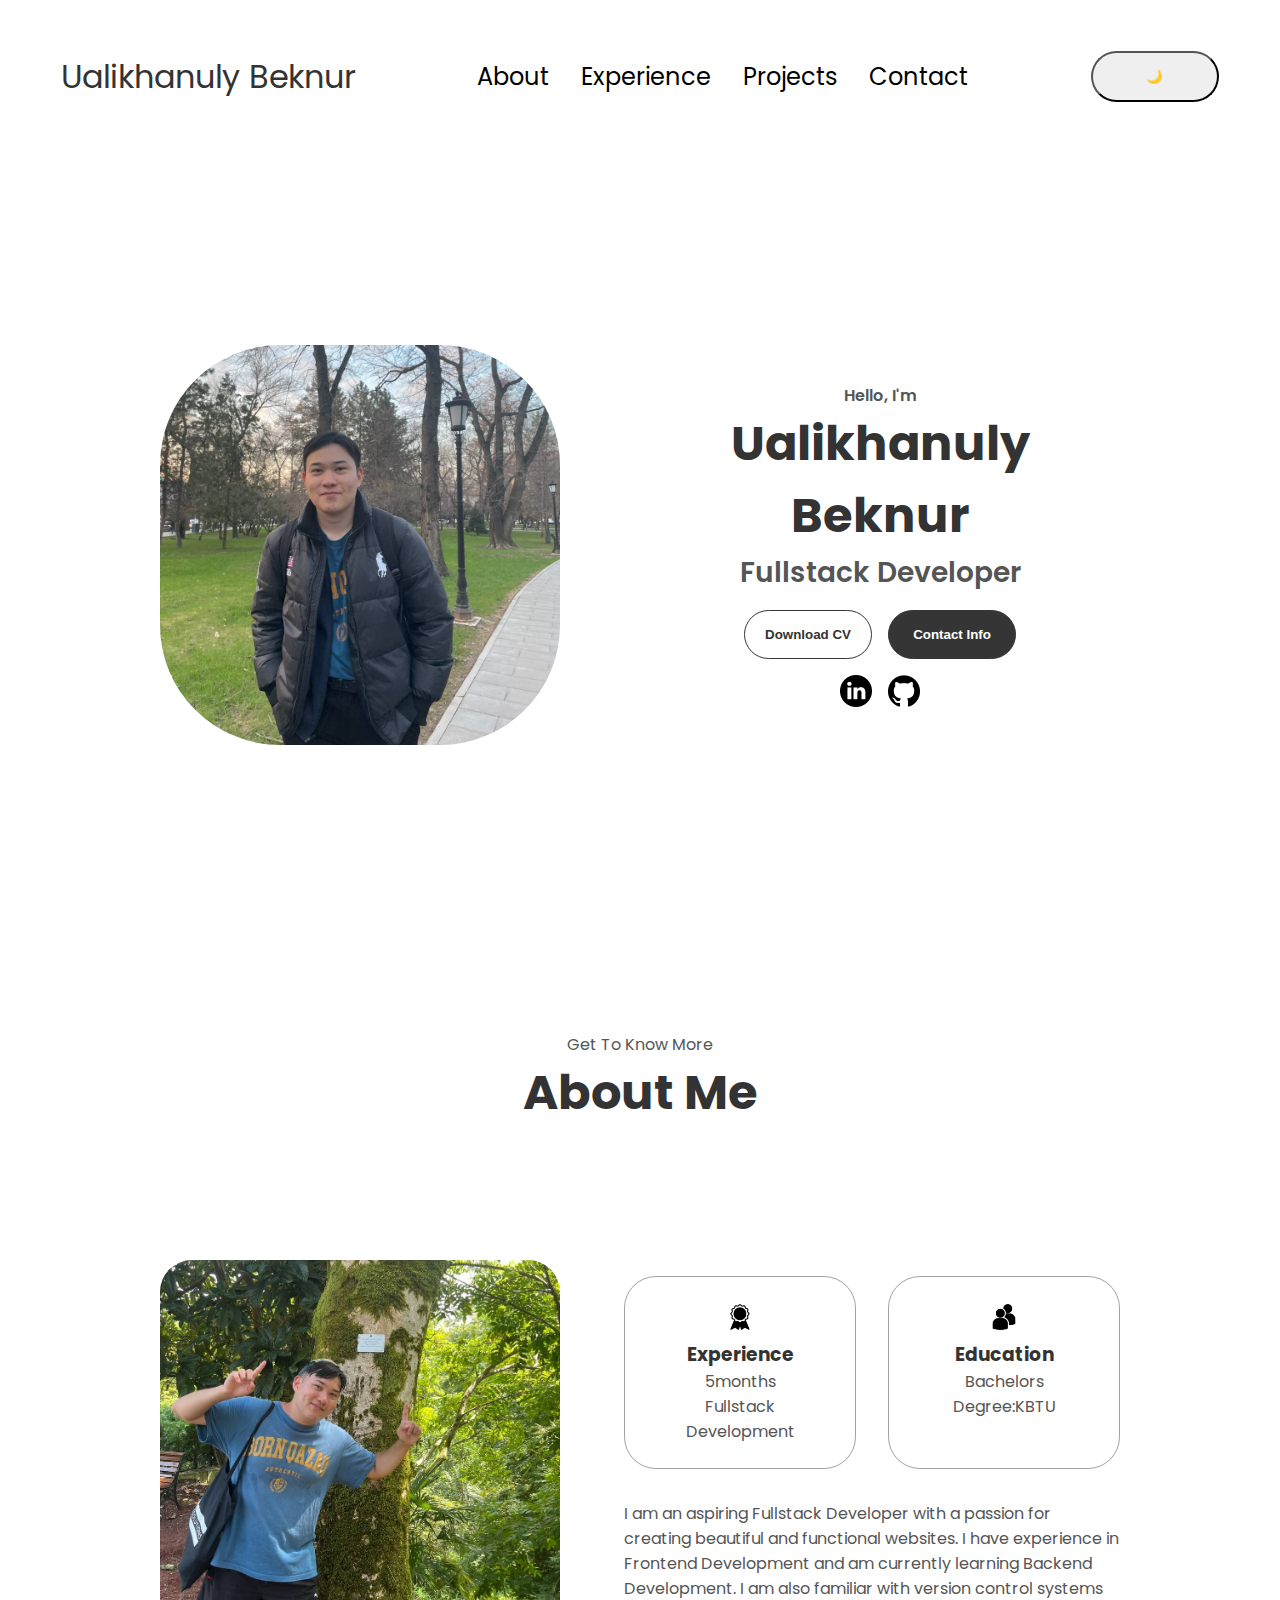
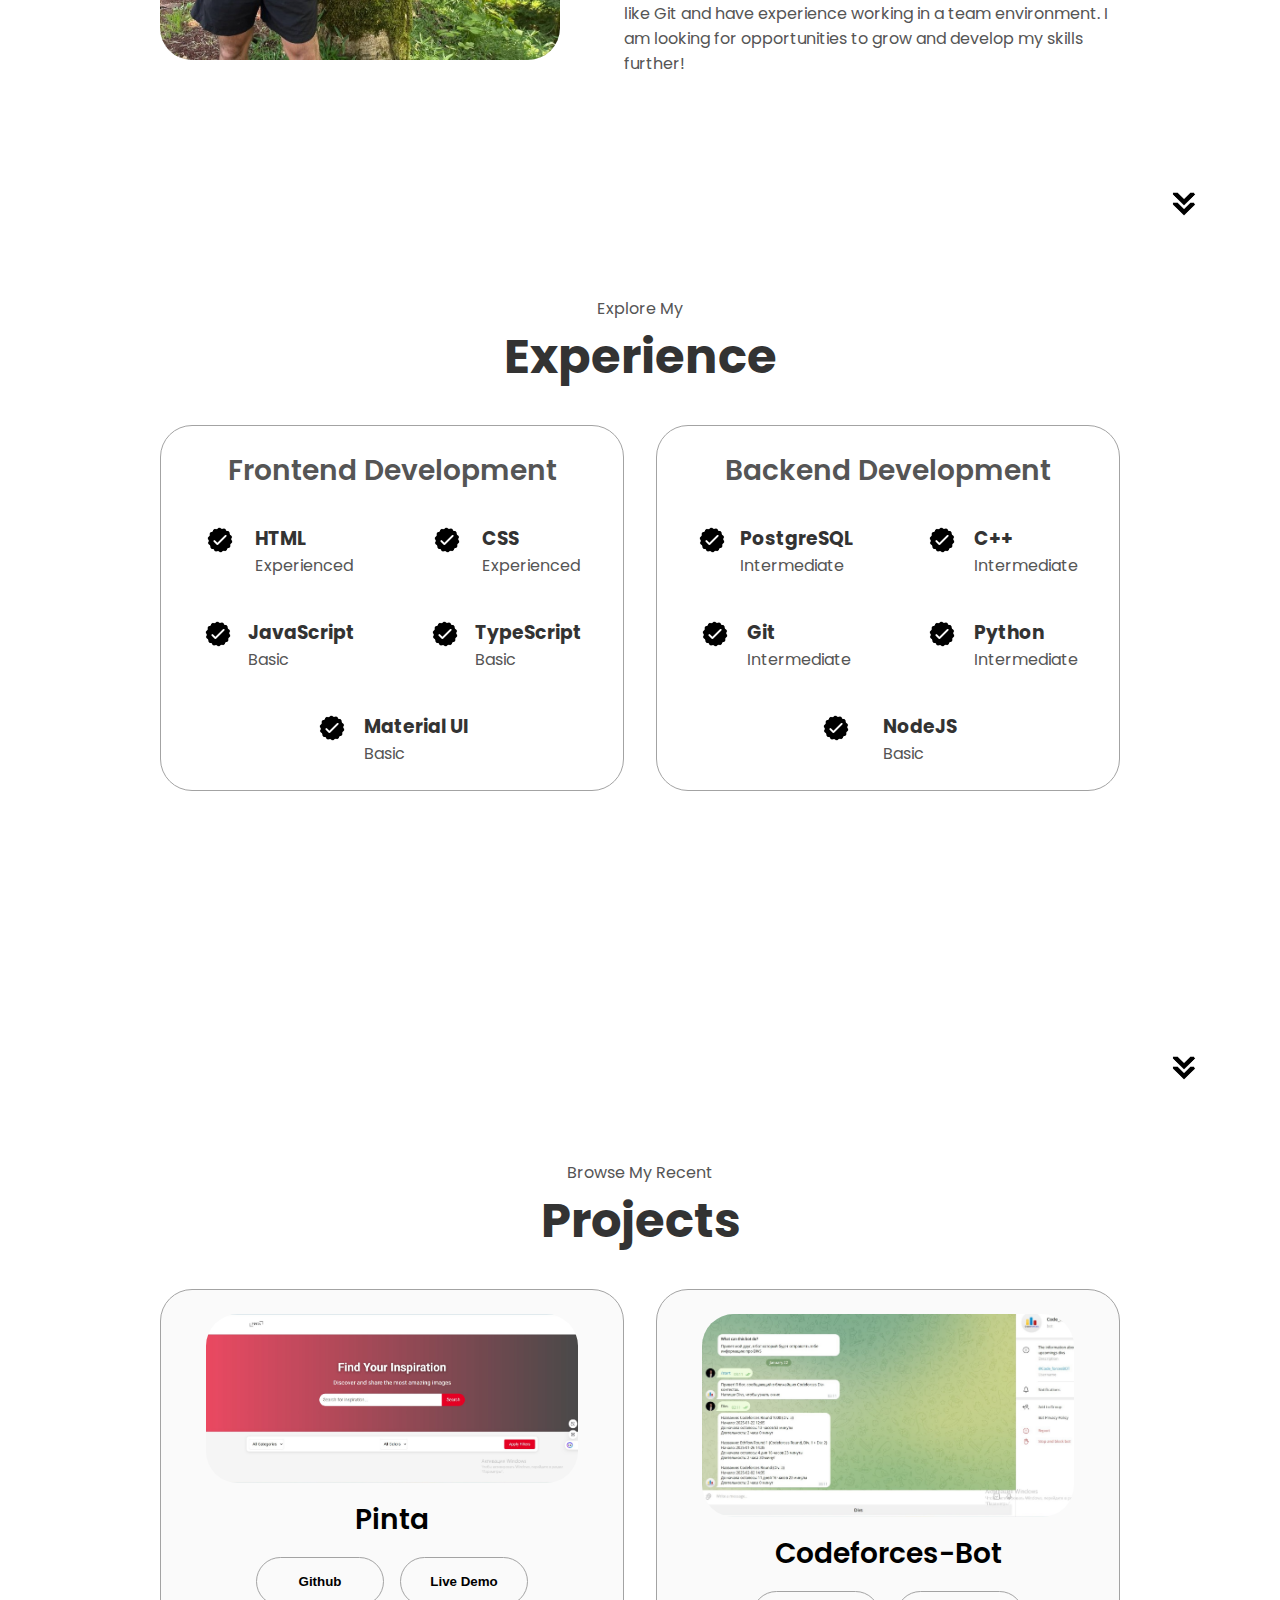
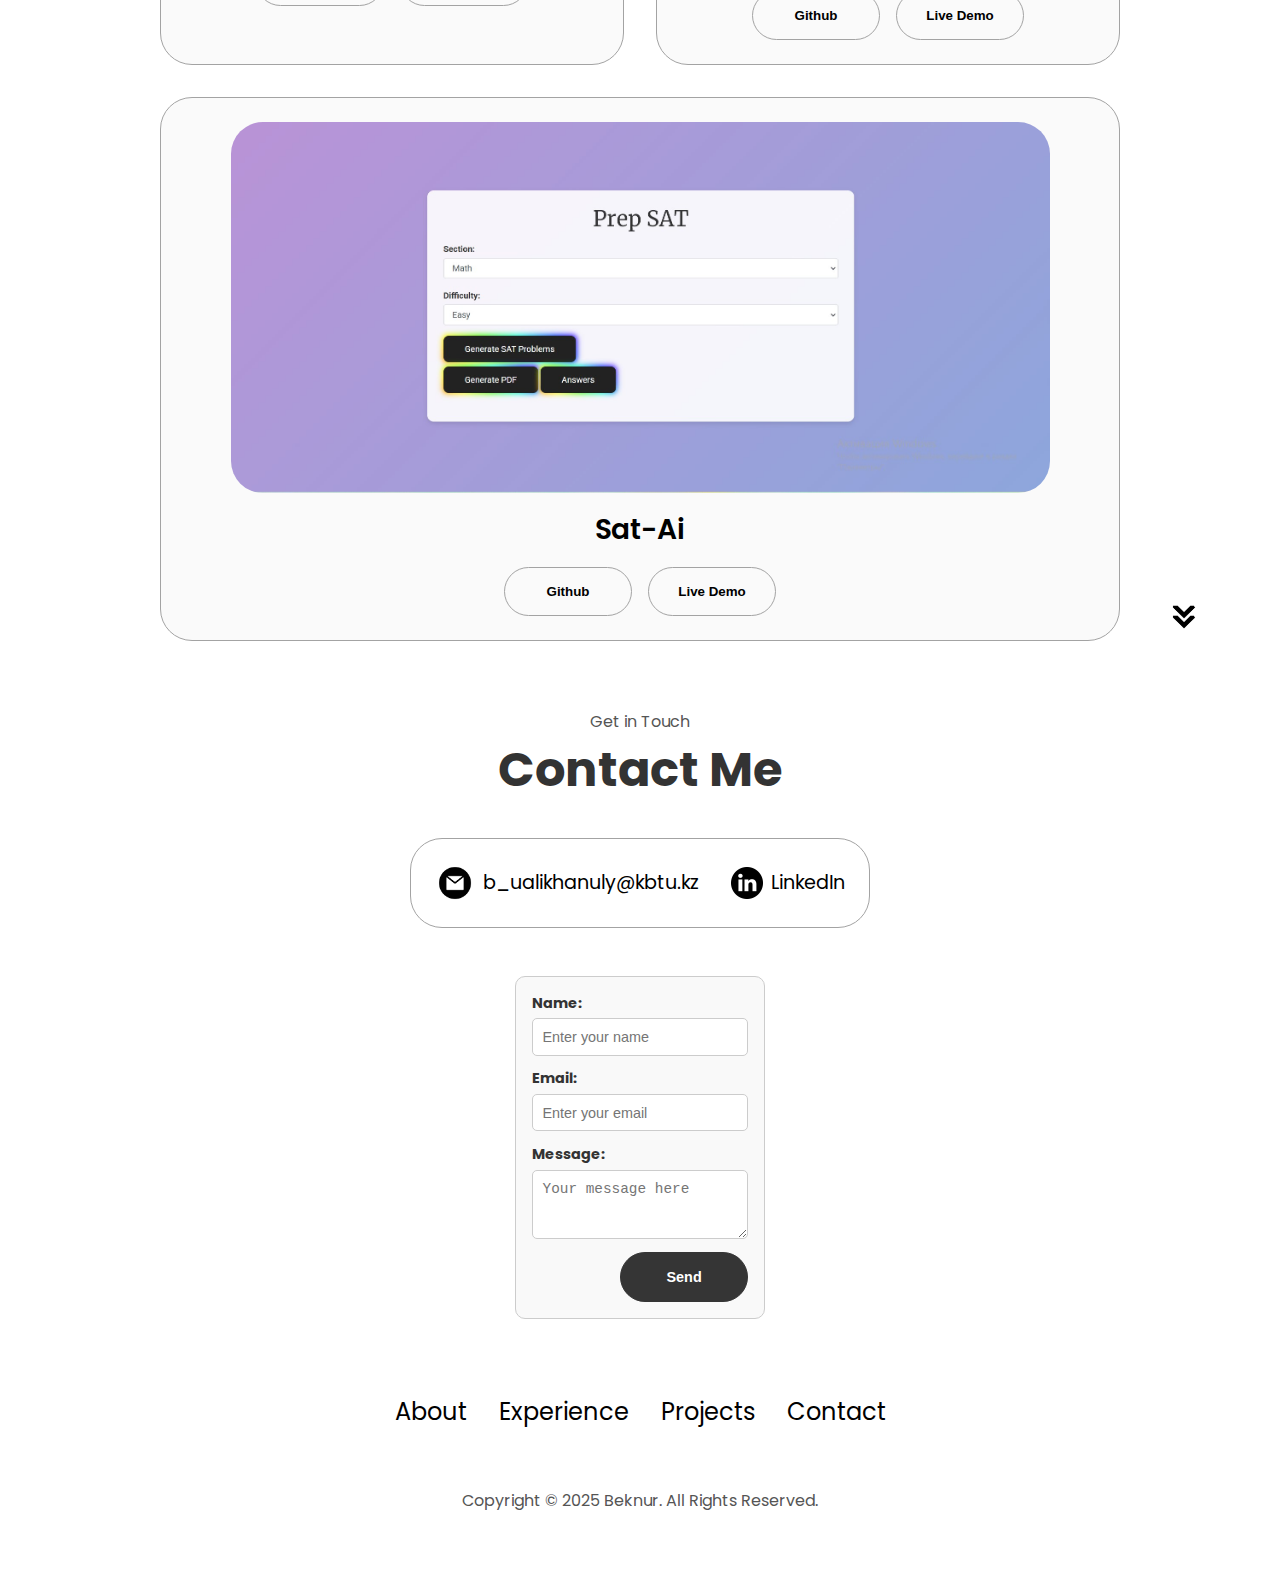
<file: index.html>
<!DOCTYPE html>
<html lang="en">
  <head>
    <meta charset="UTF-8" />
    <meta http-equiv="X-UA-Compatible" content="IE=edge" />
    <meta name="viewport" content="width=device-width, initial-scale=1.0" />
    <title>Ualikhanuly Beknur</title>
    <link rel="stylesheet" href="style.css" />
    <link rel="stylesheet" href="mediaqueries.css" />
  </head>
  <body>
    <nav id="desktop-nav">
      <div class="logo">Ualikhanuly Beknur</div>
      <div>
        <ul class="nav-links">
          <li><a href="#about">About</a></li>
          <li><a href="#experience">Experience</a></li>
          <li><a href="#projects">Projects</a></li>
          <li><a href="#contact">Contact</a></li>
        </ul>
      </div>
      <button id="dark-mode-toggle" class="btn">  🌙</button>

    </nav>
    <nav id="hamburger-nav">
      <div class="logo">Ualikhanuly Beknur</div>
      <div class="hamburger-menu">
        <div class="hamburger-icon" onclick="toggleMenu()">
          <span></span>
          <span></span>
          <span></span>
        </div>

        <div class="menu-overlay" onclick="toggleMenu()"></div>


        <div class="menu-links">
          <li><a href="#about" onclick="toggleMenu()">About</a></li>
          <li><a href="#experience" onclick="toggleMenu()">Experience</a></li>
          <li><a href="#projects" onclick="toggleMenu()">Projects</a></li>
          <li><a href="#contact" onclick="toggleMenu()">Contact</a></li>
          <button id="dark-mode-toggle-mobile" class="btn" style="margin-top: 1rem;">
            🌙
          </button>
        </div>
      </div>
    </nav>
    <section id="profile">
      <div class="section__pic-container">
        <img src="./assets/profile-pic.jpg" alt="King" style="border-radius: 30%; " />
      </div>
      <div class="section__text">
        <p class="section__text__p1">Hello, I'm</p>
        <h1 class="title">Ualikhanuly Beknur</h1>
        <p class="section__text__p2">Fullstack Developer</p>
        <div class="btn-container">
          <button
            class="btn btn-color-2"
            onclick="window.open('./assets/resume-example.pdf')"
          >
            Download CV
          </button>
          <button class="btn btn-color-1" onclick="location.href='./#contact'">
            Contact Info
          </button>
        </div>
        <div id="socials-container">
          <img
            src="./assets/linkedin.png"
            alt="My LinkedIn profile"
            class="icon"
            onclick="location.href='https://www.linkedin.com/in/beknur-ualikhanuly-039704245/'"
          />
          <img
            src="./assets/github.png"
            alt="My Github profile"
            class="icon"
            onclick="location.href='https://github.com/BEknUur'"
          />
        </div>
      </div>
    </section>
    <section id="about">
      <p class="section__text__p1">Get To Know More</p>
      <h1 class="title">About Me</h1>
      <div class="section-container">
        <div class="section__pic-container">
          <img
            src="./assets/about-pic.jpg"
            alt="Profile picture"
            class="about-pic"
          />
        </div>
        <div class="about-details-container">
          <div class="about-containers">
            <div class="details-container">
              <img
                src="./assets/experience.png"
                alt="Experience icon"
                class="icon"
              />
              <h3>Experience</h3>
              <p>5months <br />Fullstack Development</p>
            </div>
            <div class="details-container">
              <img
                src="./assets/education.png"
                alt="Education icon"
                class="icon"
              />
              <h3>Education</h3>
              <p>Bachelors Degree:KBTU</p>
            </div>
          </div>
          <div class="text-container">
            <p>
              I am an aspiring Fullstack Developer with a passion for creating
              beautiful and functional websites. I have experience in
              Frontend Development and am currently learning Backend
              Development. I am also familiar with version control systems like
              Git and have experience working in a team environment. I am
              looking for opportunities to grow and develop my skills further!
            </p>
          </div>
        </div>
      </div>
      <img
        src="./assets/arrow.png"
        alt="Arrow icon"
        class="icon arrow"
        onclick="location.href='./#experience'"
      />
    </section>
    <section id="experience">
      <p class="section__text__p1">Explore My</p>
      <h1 class="title">Experience</h1>
      <div class="experience-details-container">
        <div class="about-containers">
          <div class="details-container">
            <h2 class="experience-sub-title">Frontend Development</h2>
            <div class="article-container">
              <article>
                <img
                  src="./assets/checkmark.png"
                  alt="Experience icon"
                  class="icon"
                />
                <div>
                  <h3>HTML</h3>
                  <p>Experienced</p>
                </div>
              </article>
              <article>
                <img
                  src="./assets/checkmark.png"
                  alt="Experience icon"
                  class="icon"
                />
                <div>
                  <h3>CSS</h3>
                  <p>Experienced</p>
                </div>
              </article>
             
              <article>
                <img
                  src="./assets/checkmark.png"
                  alt="Experience icon"
                  class="icon"
                />
                <div>
                  <h3>JavaScript</h3>
                  <p>Basic</p>
                </div>
              </article>
              <article>
                <img
                  src="./assets/checkmark.png"
                  alt="Experience icon"
                  class="icon"
                />
                <div>
                  <h3>TypeScript</h3>
                  <p>Basic</p>
                </div>
              </article>
              <article>
                <img
                  src="./assets/checkmark.png"
                  alt="Experience icon"
                  class="icon"
                />
                <div>
                  <h3>Material UI</h3>
                  <p>Basic</p>
                </div>
              </article>
            </div>
          </div>
          <div class="details-container">
            <h2 class="experience-sub-title">Backend Development</h2>
            <div class="article-container">
              <article>
                <img
                  src="./assets/checkmark.png"
                  alt="Experience icon"
                  class="icon"
                />
                <div>
                  <h3>PostgreSQL</h3>
                  <p>Intermediate</p>
                </div>
              </article>
              <article>
                <img
                  src="./assets/checkmark.png"
                  alt="Experience icon"
                  class="icon"
                />
                <div>
                  <h3>C++</h3>
                  <p>Intermediate</p>
                </div>
              </article>
              <article>
                <img
                  src="./assets/checkmark.png"
                  alt="Experience icon"
                  class="icon"
                />
                <div>
                  <h3>Git</h3>
                  <p>Intermediate</p>
                </div>
              </article>
              <article>
                <img
                  src="./assets/checkmark.png"
                  alt="Experience icon"
                  class="icon"
                />
                <div>
                  <h3>Python</h3>
                  <p>Intermediate</p>
                </div>
              </article>
              <article>
                <img
                  src="./assets/checkmark.png"
                  alt="Experience icon"
                  class="icon"
                />
                <div>
                  <h3>NodeJS</h3>
                  <p>Basic</p>
                </div>
              </article>
            </div>
          </div>
        </div>
      </div>
      <img
        src="./assets/arrow.png"
        alt="Arrow icon"
        class="icon arrow"
        onclick="location.href='./#projects'"
      />
    </section>
    <section id="projects">
      <p class="section__text__p1">Browse My Recent</p>
      <h1 class="title">Projects</h1>
      <div class="experience-details-container">
        <div class="about-containers">
          <div class="details-container color-container">
            <div class="article-container">
              <img
                src="./assets/project-1.jpg"
                alt="Project 1"
                class="project-img"
              />
            </div>
            <h2 class="experience-sub-title project-title">Pinta</h2>
            <div class="btn-container">
              <button
                class="btn btn-color-2 project-btn"
                onclick="location.href='https://github.com/BEknUur/Pinta'"
              >
                Github
              </button>
              <button
                class="btn btn-color-2 project-btn"
                onclick="location.href='https://pinta.vercel.app/'"
              >
                Live Demo
              </button>
            </div>
          </div>
          <div class="details-container color-container">
            <div class="article-container">
              <img
                src="./assets/project-2.jpg"
                alt="Project 2"
                class="project-img"
              />
            </div>
            <h2 class="experience-sub-title project-title">Codeforces-Bot</h2>
            <div class="btn-container">
              <button
                class="btn btn-color-2 project-btn"
                onclick="location.href='https://github.com/BEknUur/Codeforces_bot'"
              >
                Github
              </button>
              <button
                class="btn btn-color-2 project-btn"
                onclick="location.href='https://t.me/Code_forcesBOT'"
              >
                Live Demo
              </button>
            </div>
          </div>
          <div class="details-container color-container">
            <div class="article-container">
              <img
                src="./assets/project-3.jpg"
                alt="Project 3"
                class="project-img"
              />
            </div>
            <h2 class="experience-sub-title project-title">Sat-Ai</h2>
            <div class="btn-container">
              <button
                class="btn btn-color-2 project-btn"
                onclick="location.href='https://github.com/BEknUur/SatTESTTER'"
              >
                Github
              </button>
              <button
                class="btn btn-color-2 project-btn"
                onclick="location.href='https://sattestter.onrender.com/'"
              >
                Live Demo
              </button>
            </div>
          </div>
        </div>
      </div>
      <img
        src="./assets/arrow.png"
        alt="Arrow icon"
        class="icon arrow"
        onclick="location.href='./#contact'"
      />
    </section>
    <section id="contact">
      <p class="section__text__p1">Get in Touch</p>
      <h1 class="title">Contact Me</h1>
      <div class="contact-info-upper-container">
        <div class="contact-info-container">
          <img
            src="./assets/email.png"
            alt="Email icon"
            class="icon contact-icon email-icon"
          />
          <p><a href="https://outlook.office.com/mail/">b_ualikhanuly@kbtu.kz</a></p>
        </div>
        <div class="contact-info-container">
          <img
            src="./assets/linkedin.png"
            alt="LinkedIn icon"
            class="icon contact-icon"
          />
          <p><a href="https://www.linkedin.com/in/beknur-ualikhanuly-039704245/">LinkedIn</a></p>
        </div>
      </div>

      <form id="contact-form" action="#" method="POST">
        <div class="form-group">
          <label for="name">Name:</label>
          <input type="text" id="name" name="name" placeholder="Enter your name" required />
        </div>
        <div class="form-group">
          <label for="email">Email:</label>
          <input type="email" id="email" name="email" placeholder="Enter your email" required />
        </div>
        <div class="form-group">
          <label for="message">Message:</label>
          <textarea id="message" name="message" rows="3" placeholder="Your message here" required></textarea>
        </div>
        <button type="submit" class="btn btn-color-1">Send</button>
      </form>
      
    
    </section>
    <footer>
      <nav>
        <div class="nav-links-container">
          <ul class="nav-links">
            <li><a href="#about">About</a></li>
            <li><a href="#experience">Experience</a></li>
            <li><a href="#projects">Projects</a></li>
            <li><a href="#contact">Contact</a></li>
          </ul>
        </div>
      </nav>
      <p>Copyright &#169; 2025 Beknur. All Rights Reserved.</p>
    </footer>
    <script src="script.js"></script>
  </body>
</html>
</file>
<file: style.css>
/* GENERAL */

@import url("https://fonts.googleapis.com/css2?family=Poppins:wght@300;400;500;600&display=swap");
:root {
  --background-color: #ffffff;
  --text-color: #333333;
  --nav-background: #f8f9fa;
  --nav-text-color: #f8f9fa;
  --card-background: #ffffff;
  --button-background: #333333;
  --link-hover-color: #555555;

  
}




* {
  margin: 0;
  padding: 0;
}

body {
  font-family: "Poppins",san-serif;
  background-color: var(--background-color);
  color: var(--text-color);
  transition: all 0.3s ease;
}

body.dark-mode {
  --background-color: #181818;
  --text-color: #e0e0e0;
  --nav-background: #242424;
  --nav-text-color: #e0e0e0;
  --card-background: #242424;
  --button-background: #444444;
  --button-text-color: #e0e0e0;
  --link-hover-color: #777777;


  
}

.dark-mode .btn {
  border-color: #ffffff;
  color: #ffffff;
}

.dark-mode .menu-links {
  background-color: #333333;
}

.dark-mode .icon {
  filter: invert(1);
}

html {
  scroll-behavior:smooth;
}

p {
  color: rgb(85, 85, 85);
}



a,
.btn {
  color: var(--button-text-color);
  transition: margin-right 2s ease-in-out .5s;
}

/* DESKTOP NAV */

nav,
.nav-links {
  display:flex;
}

nav {
  justify-content:space-around;
  align-items: center;
  height: 17vh;
  
}

.nav-links {
  gap: 2rem;
  list-style: none;
  font-size: 1.5rem;
}

a {
  color: black;
  text-decoration: none;
  text-decoration-color: white;
}

a:hover {
  color: grey;
  text-decoration: underline;
  text-underline-offset: 1rem;
  text-decoration-color: rgb(181, 181, 181);
}

.logo {
  font-size: 2rem;
}

.logo:hover {
  cursor: default;
}

/* HAMBURGER MENU */




#hamburger-nav {
  display: none;
}

.hamburger-menu {
  position: relative;
  display: inline-block;
}

.hamburger-icon {
  display: flex;
  flex-direction: column;
  justify-content: space-between;
  height: 24px;
  width: 30px;
  cursor: pointer;
}

.hamburger-icon span {
  width: 100%;
  height: 2px;
  background-color: black;
  transition: all 0.3 ease-in-out;
}



.menu-links {
  position: fixed;
  top: 0;
  right: 0;
 
  transform: translateX(100%);
  transition: transform 0.3s ease-in-out;


  width: 70%;
  height: 100%;
  background-color: var(--background-color);
  box-shadow: -4px 0 10px rgba(0, 0, 0, 0.2);


  display: flex;
  flex-direction: column;
  justify-content: flex-start;
  align-items: flex-start;
  padding: 2rem;             
  gap: 1rem;                 
  z-index: 999;            
}

.menu-overlay {
  position: fixed;
  top: 0;
  left: 0;
  width: 100vw;           
  height: 100vh;
  background: rgba(0, 0, 0, 0.3); 
  display: none;         
  z-index: 998;          
}
.menu-overlay.open {
  display: block;  
}



.menu-links.open {
  transform: translateX(0);
}


.menu-links li {
  list-style: none;
  margin: 0.5rem 0;
}




.hamburger-icon.open span:first-child {
  transform: rotate(45deg) translate(10px, 5px);
}

.hamburger-icon.open span:nth-child(2) {
  opacity: 0;
}

.hamburger-icon.open span:last-child {
  transform: rotate(-45deg) translate(10px, -5px);
}

.hamburger-icon span:first-child {
  transform: none;
}

.hamburger-icon span:first-child {
  opacity: 1;
}

.hamburger-icon span:first-child {
  transform: none;
}

/* SECTIONS */

section {
  padding-top: 4vh;
  height: 96vh;
  margin: 0 10rem;
  box-sizing: border-box;
  min-height: fit-content;
}

.section-container {
  display: flex;
}

/* PROFILE SECTION */

#profile {
  display: flex;
  justify-content: center;
  gap: 5rem;
  height: 80vh;
}

.section__pic-container {
  display: flex;
  height: 400px;
  width: 400px;
  margin: auto 0;
}

.section__text {
  align-self: center;
  text-align: center;
}

.section__text p {
  font-weight: 600;
}

.section__text__p1 {
  text-align: center;
}

.section__text__p2 {
  font-size: 1.75rem;
  margin-bottom: 1rem;
}

.title {
  font-size: 3rem;
  text-align: center;
}

#socials-container {
  display: flex;
  justify-content: center;
  margin-top: 1rem;
  gap: 1rem;
}

/* ICONS */

.icon {
  cursor: pointer;
  height: 2rem;
}

/* BUTTONS */

.btn-container {
  display: flex;
  justify-content: center;
  gap: 1rem;
}

.btn {
  font-weight: 600;
  transition: all 300ms ease;
  padding: 1rem;
  width: 8rem;
  border-radius: 2rem;
}

.btn-color-1,
.btn-color-2 {
  border: rgb(53, 53, 53) 0.1rem solid;
}

.btn-color-1:hover,
.btn-color-2:hover {
  cursor: pointer;
}

.btn-color-1,
.btn-color-2:hover {
  background: rgb(53, 53, 53);
  color: white;
}

.btn-color-1:hover {
  background: rgb(0, 0, 0);
}

.btn-color-2 {
  background: none;
}

.btn-color-2:hover {
  border: rgb(255, 255, 255) 0.1rem solid;
}

.btn-container {
  gap: 1rem;
}

/* ABOUT SECTION */

#about {
  position: relative;
}

.about-containers {
  gap: 2rem;
  margin-bottom: 2rem;
  margin-top: 2rem;
}

.about-details-container {
  justify-content: center;
  flex-direction: column;
}

.about-containers,
.about-details-container {
  display: flex;
}

.about-pic {
  border-radius: 2rem;
}

.arrow {
  position: absolute;
  right: -5rem;
  bottom: 2.5rem;
}

.details-container {
  padding: 1.5rem;
  flex: 1;
  background: white;
  border-radius: 2rem;
  border: rgb(53, 53, 53) 0.1rem solid;
  border-color: rgb(163, 163, 163);
  text-align: center;
}

.section-container {
  gap: 4rem;
  height: 80%;
}

.section__pic-container {
  height: 400px;
  width: 400px;
  margin: auto 0;
}

/* EXPERIENCE SECTION */

#experience {
  position: relative;
}

.experience-sub-title {
  color: rgb(85, 85, 85);
  font-weight: 600;
  font-size: 1.75rem;
  margin-bottom: 2rem;
}

.experience-details-container {
  display: flex;
  justify-content: center;
  flex-direction: column;
}

.article-container {
  display: flex;
  text-align: initial;
  flex-wrap: wrap;
  flex-direction: row;
  gap: 2.5rem;
  justify-content: space-around;
}

article {
  display: flex;
  width: 10rem;
  justify-content: space-around;
  gap: 0.5rem;
}

article .icon {
  cursor: default;
}

/* PROJECTS SECTION */

#projects {
  position: relative;
}

.color-container {
  border-color: rgb(163, 163, 163);
  background: rgb(250, 250, 250);
}

.project-img {
  border-radius: 2rem;
  width: 90%;
  height: 90%;
}

.project-title {
  margin: 1rem;
  color: black;
}

.project-btn {
  color: black;
  border-color: rgb(163, 163, 163);
}

/* CONTACT */

#contact {
  display: flex;
  justify-content: center;
  flex-direction: column;
  height: 70vh;
}

.contact-info-upper-container {
  display: flex;
  justify-content: center;
  border-radius: 2rem;
  border: rgb(53, 53, 53) 0.1rem solid;
  border-color: rgb(163, 163, 163);
  background: (250, 250, 250);
  margin: 2rem auto;
  padding: 0.5rem;
}

.contact-info-container {
  display: flex;
  align-items: center;
  justify-content: center;
  gap: 0.5rem;
  margin: 1rem;
}

.contact-info-container p {
  font-size: larger;
}

.contact-icon {
  cursor: default;
}

.email-icon {
  height: 2.5rem;
}


form {
  display: flex;
  flex-direction: column;
  gap: 0.8rem;
  margin: 1rem auto;
  padding: 1rem;
  max-width: 400px; /* Limit width for compactness */
  border: 1px solid #ccc;
  border-radius: 10px;
  background-color: #f9f9f9;
}

form .form-group {
  display: flex;
  flex-direction: column;
}

form label {
  font-size: 0.9rem;
  font-weight: bold;
  margin-bottom: 0.3rem;
}

form input,
form textarea {
  padding: 0.6rem; /* Reduce padding */
  font-size: 0.9rem;
  border: 1px solid #ccc;
  border-radius: 5px;
}

form button {
  align-self: flex-end;
  padding: 0.5rem 1rem; /* Compact button */
  background-color: #333;
  color: white;
  border: none;
  border-radius: 5px;
  cursor: pointer;
  font-size: 0.9rem;
}

form button:hover {
  background-color: #555;
}

/* Dark Mode Styles for Form */
body.dark-mode form {
  background-color: #333;
  border-color: #444;
}

body.dark-mode form label,
body.dark-mode form input,
body.dark-mode form textarea {
  color: #f9f9f9;
  border-color: #555;
  background-color: #444;
}

body.dark-mode form button {
  background-color: #555;
  color: white;
}

body.dark-mode form button:hover {
  background-color: #777;
}





/* FOOTER SECTION */

footer {
  height: 26vh;
  margin: 0 1rem;
}

footer p {
  text-align: center;
}
</file>
<file: mediaqueries.css>
@media screen and (max-width: 1400px) {
  #profile {
    height: 83vh;
    margin-bottom: 6rem;
  }
  .about-containers {
    flex-wrap: wrap;
  }
  #contact,
  #projects {
    height: fit-content;
  }
}

@media screen and (max-width: 1200px) {
  #desktop-nav {
    display: none;
  }
  #hamburger-nav {
    display: flex;
  }
  #experience,
  .experience-details-container {
    margin-top: 2rem;
  }
  #profile,
  .section-container {
    display: block;
  }
  .arrow {
    display: none;
  }
  section,
  .section-container {
    height: fit-content;
  }
  section {
    margin: 0 5%;
  }
  .section__pic-container {
    width: 275px;
    height: 275px;
    margin: 0 auto 2rem;
  }
  .about-containers {
    margin-top: 0;
  }
}

@media screen and (max-width: 600px) {
  #contact,
  footer {
    height: 40vh;
  }
  #profile {
    height: 83vh;
    margin-bottom: 0;
  }
  article {
    font-size: 1rem;
  }
  footer nav {
    height: fit-content;
    margin-bottom: 2rem;
  }
  .about-containers,
  .contact-info-upper-container,
  .btn-container {
    flex-wrap: wrap;
  }
  .contact-info-container {
    margin: 0;
  }
  .contact-info-container p,
  .nav-links li a {
    font-size: 1rem;
  }
  .experience-sub-title {
    font-size: 1.25rem;
  }
  .logo {
    font-size: 1.5rem;
  }
  .nav-links {
    flex-direction: column;
    gap: 0.5rem;
    text-align: center;
  }
  .section__pic-container {
    width: auto;
    height: 46vw;
    justify-content: center;
  }
  .section__text__p2 {
    font-size: 1.25rem;
  }
  .title {
    font-size: 2rem;
  }
  .text-container {
    text-align: justify;
  }
}
</file>
